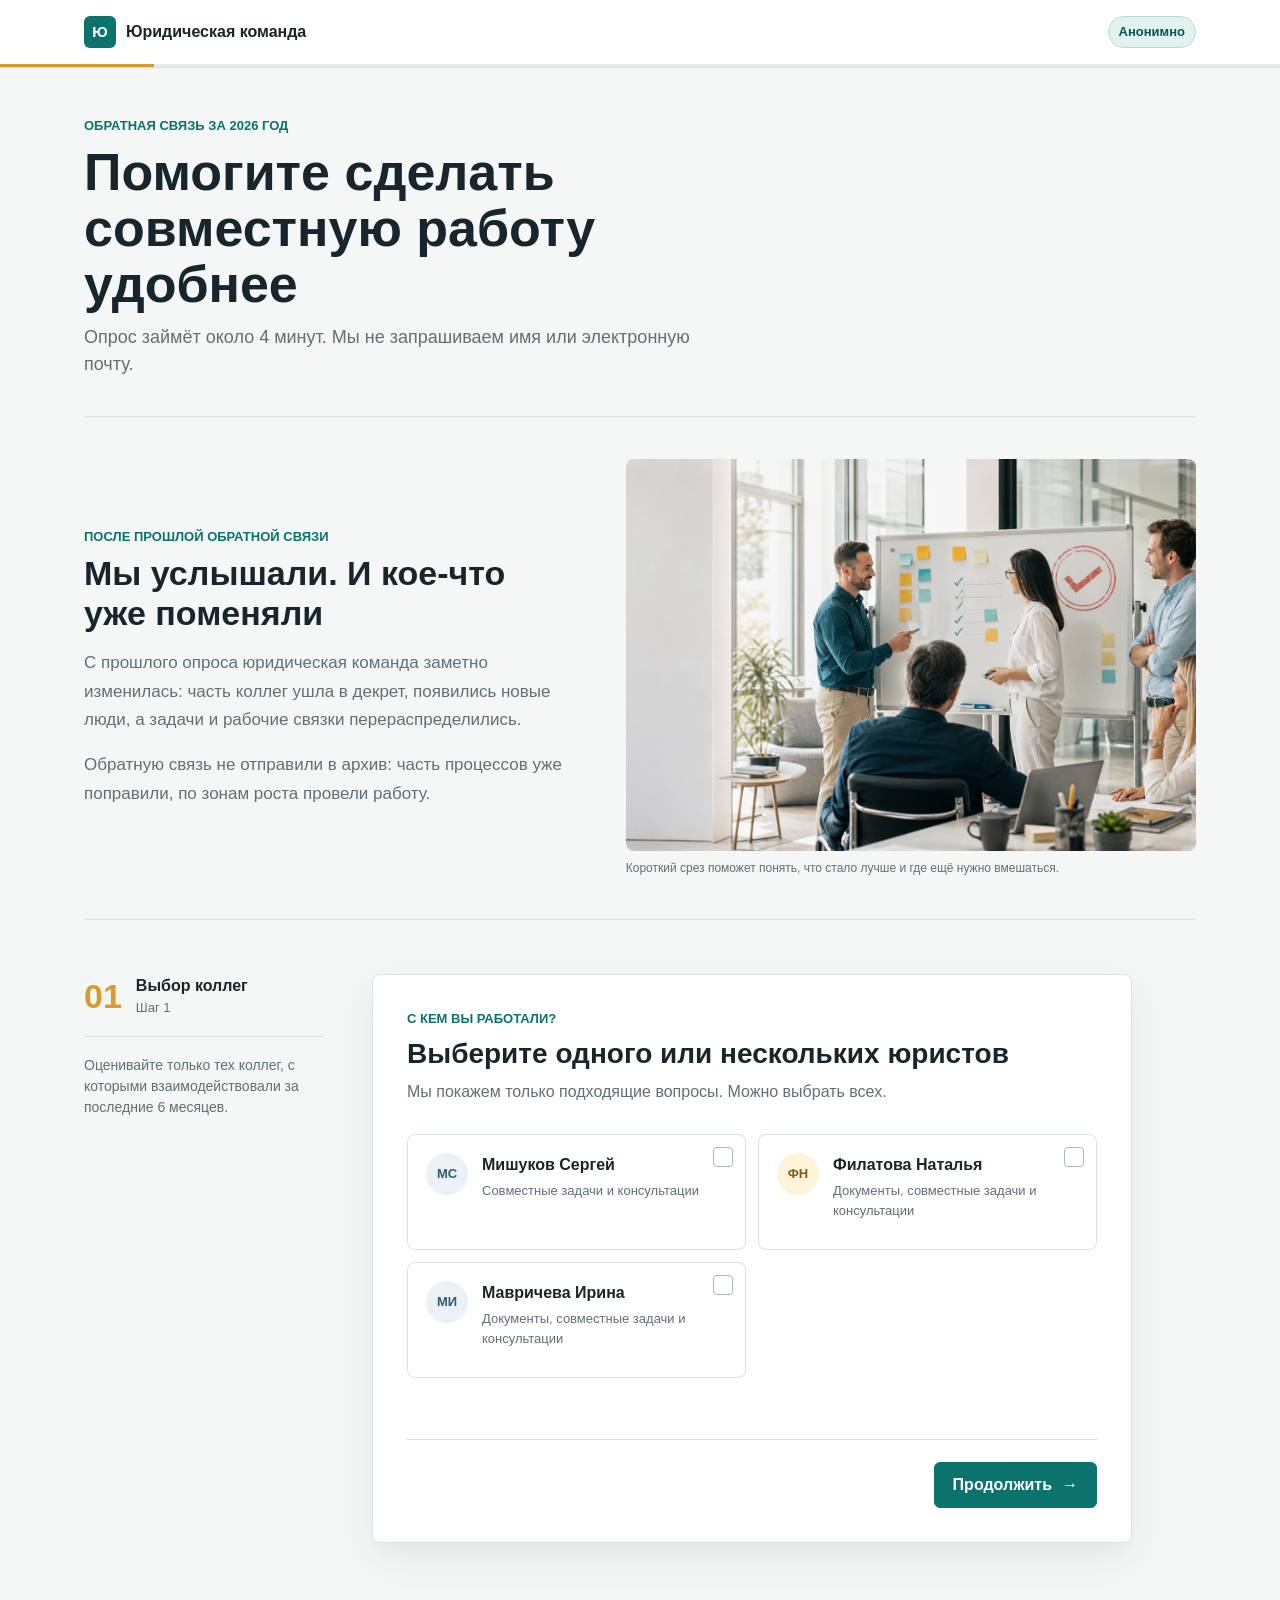
<file: index.html>
<!doctype html>
<html lang="ru">
<head>
  <meta charset="utf-8">
  <meta name="viewport" content="width=device-width, initial-scale=1">
  <meta name="color-scheme" content="light">
  <meta name="theme-color" content="#0b736b">
  <title>Обратная связь по работе юридической команды</title>
  <meta name="description" content="Анонимная обратная связь по работе юридической команды">
  <link rel="stylesheet" href="styles.css?v=20260723-06fc130">
</head>
<body>
  <header class="topbar">
    <div class="topbar__inner">
      <a class="brand" href="#" aria-label="В начало опроса">
        <span class="brand__mark" aria-hidden="true">Ю</span>
        <span>Юридическая команда</span>
      </a>
      <span class="privacy-badge">Анонимно</span>
    </div>
    <div class="progress" aria-label="Прогресс заполнения">
      <div class="progress__bar" id="progress-bar"></div>
    </div>
  </header>

  <main class="shell">
    <section class="intro" aria-labelledby="page-title">
      <p class="eyebrow">Обратная связь за 2026 год</p>
      <h1 id="page-title">Помогите сделать совместную работу удобнее</h1>
      <p>Опрос займёт около 4 минут. Мы не запрашиваем имя или электронную почту.</p>
    </section>


    <section class="after-feedback" aria-labelledby="after-feedback-title">
      <div class="after-feedback__copy">
        <p class="eyebrow">После прошлой обратной связи</p>
        <h2 id="after-feedback-title">Мы услышали. И кое-что уже поменяли</h2>
        <p class="after-feedback__lead">С прошлого опроса юридическая команда заметно изменилась: часть коллег ушла в декрет, появились новые люди, а задачи и рабочие связки перераспределились.</p>
        <p class="after-feedback__lead">Обратную связь не отправили в архив: часть процессов уже поправили, по зонам роста провели работу.</p>
      </div>

      <figure class="after-feedback__media">
        <img src="[data-uri]" alt="Команда обсуждает выполненные улучшения у доски с отметками">
        <figcaption>Короткий срез поможет понять, что стало лучше и где ещё нужно вмешаться.</figcaption>
      </figure>
    </section>

    <div class="survey-layout">
      <aside class="survey-meta" aria-label="Информация об опросе">
        <div class="meta-item">
          <span class="meta-item__number" id="step-number">01</span>
          <div>
            <strong id="step-label">Выбор коллег</strong>
            <span id="step-count">Шаг 1</span>
          </div>
        </div>
        <p class="meta-note">Оценивайте только тех коллег, с которыми взаимодействовали за последние 6 месяцев.</p>
      </aside>

      <form id="survey-form" class="survey" novalidate>
        <section class="step is-active" data-step="selection" aria-labelledby="selection-title">
          <div class="step-heading">
            <p class="step-heading__kicker">С кем вы работали?</p>
            <h2 id="selection-title">Выберите одного или нескольких юристов</h2>
            <p>Мы покажем только подходящие вопросы. Можно выбрать всех.</p>
          </div>

          <div class="people-grid" id="people-grid"></div>
          <p class="field-error" id="selection-error" role="alert"></p>

          <div class="actions actions--end">
            <button class="button button--primary" type="button" id="start-button">
              Продолжить
              <span aria-hidden="true">→</span>
            </button>
          </div>
        </section>

        <section class="step" data-step="person" aria-live="polite"></section>

        <section class="step" data-step="final" aria-labelledby="final-title">
          <div class="step-heading">
            <p class="step-heading__kicker">Общий опыт</p>
            <h2 id="final-title">Осталось немного</h2>
            <p>Расскажите о сложностях, которые важно учесть в дальнейшей работе.</p>
          </div>

          <fieldset class="field-group">
            <legend>Возникали ли сложности во взаимодействии?</legend>
            <div class="choice-row">
              <label class="choice-pill">
                <input type="radio" name="had-difficulty" value="Нет" required>
                <span>Нет</span>
              </label>
              <label class="choice-pill">
                <input type="radio" name="had-difficulty" value="Да">
                <span>Да, была сложность</span>
              </label>
            </div>
          </fieldset>

          <div class="field is-hidden" id="difficulty-details-wrap">
            <label for="difficulty-details">Опишите ситуацию и что помогло бы её решить <span class="required">*</span></label>
            <textarea id="difficulty-details" rows="5" placeholder="Без персональных данных: ситуация, её влияние и желаемый результат"></textarea>
            <p class="field-error" data-error-for="difficulty-details" role="alert"></p>
          </div>

          <div class="field">
            <label for="team-wish">Что ещё юридическая команда могла бы улучшить?</label>
            <textarea id="team-wish" rows="4" placeholder="Необязательно"></textarea>
          </div>

          <div class="notice">
            <strong>Перед отправкой</strong>
            <p>Пожалуйста, не указывайте в комментариях данные клиентов, номера договоров и другую конфиденциальную информацию.</p>
          </div>

          <p class="field-error" id="final-error" role="alert"></p>
          <div class="actions">
            <button class="button button--secondary" type="button" data-action="back">Назад</button>
            <button class="button button--primary" type="submit" id="submit-button">
              <span class="button__label">Отправить ответ</span>
              <span class="button__spinner" aria-hidden="true"></span>
            </button>
          </div>
        </section>

        <section class="step success" data-step="success" aria-labelledby="success-title">
          <div class="success__mark" aria-hidden="true">✓</div>
          <p class="step-heading__kicker">Ответ записан</p>
          <h2 id="success-title">Спасибо за обратную связь</h2>
          <p>Результаты будут анализироваться в обобщённом виде вместе с ответами других коллег.</p>
        </section>
      </form>
    </div>
  </main>

  <form id="google-form" action="https://docs.google.com/forms/d/e/1FAIpQLSdIA1RWvDB-7b70IXJwXFzB1P9AaXheVucf6QjuckvnN6t9wQ/formResponse" method="post" target="submit-frame" hidden></form>
  <iframe name="submit-frame" id="submit-frame" title="Отправка ответа" hidden></iframe>

  <script src="app.js?v=20260723-google-fields"></script>
</body>
</html>
</file>
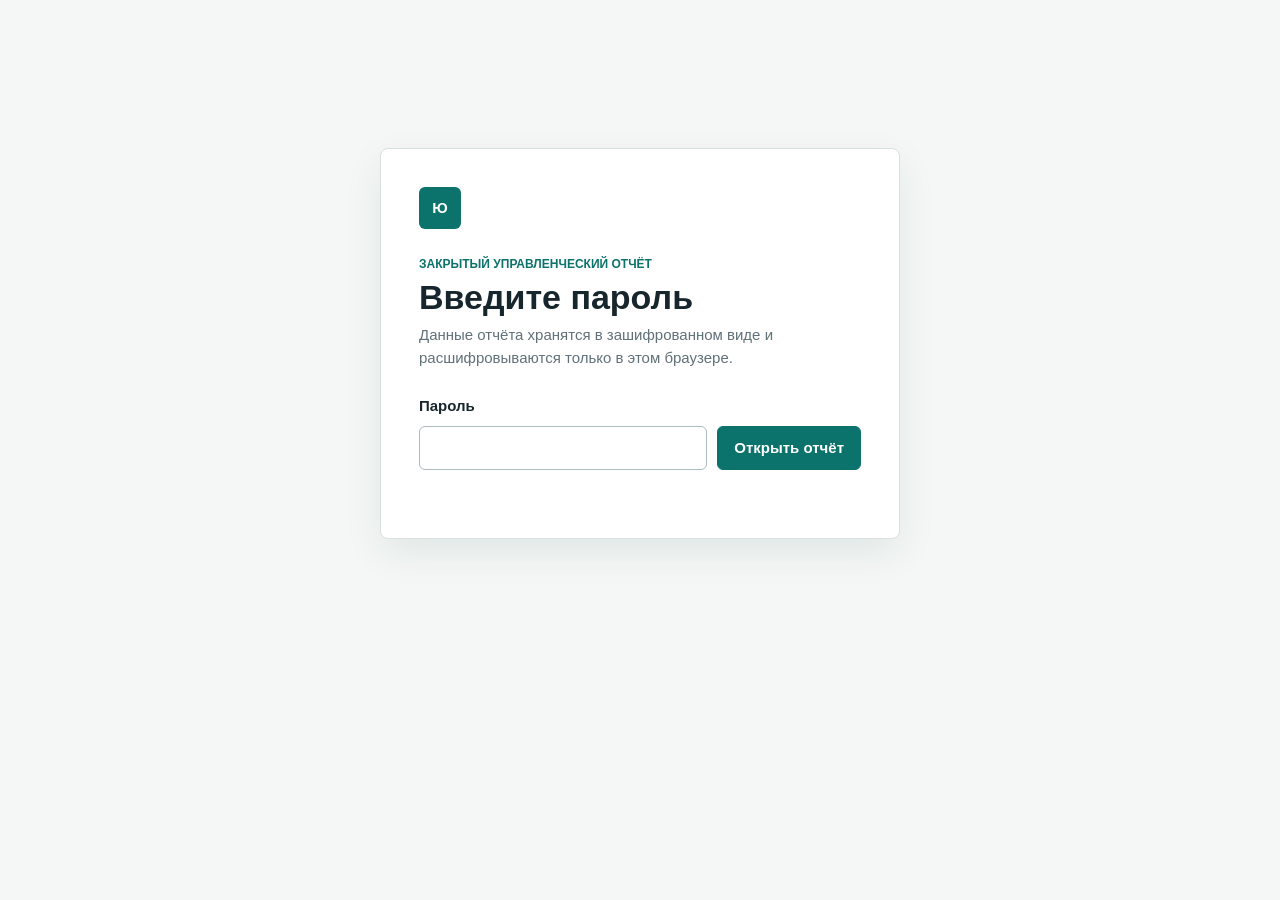
<file: report/index.html>
<!doctype html>
<html lang="ru">
<head>
  <meta charset="utf-8">
  <meta name="viewport" content="width=device-width, initial-scale=1">
  <meta http-equiv="Cache-Control" content="no-cache, no-store, must-revalidate">
  <meta http-equiv="Pragma" content="no-cache">
  <meta http-equiv="Expires" content="0">
  <meta name="color-scheme" content="light">
  <meta name="theme-color" content="#0b736b">
  <title>Управленческий отчёт юридической команды</title>
  <meta name="robots" content="noindex, nofollow, noarchive">
  <link rel="stylesheet" href="styles.css?v=20260715-1133">
</head>
<body>
  <main>
    <section class="unlock" id="unlock-view" aria-labelledby="unlock-title">
      <div class="unlock__mark" aria-hidden="true">Ю</div>
      <p class="eyebrow">Закрытый управленческий отчёт</p>
      <h1 id="unlock-title">Введите пароль</h1>
      <p class="unlock__copy">Данные отчёта хранятся в зашифрованном виде и расшифровываются только в этом браузере.</p>
      <form id="unlock-form">
        <label for="password">Пароль</label>
        <div class="unlock__row">
          <input id="password" name="password" type="password" autocomplete="current-password" required>
          <button type="submit">Открыть отчёт</button>
        </div>
        <p class="error" id="unlock-error" role="alert"></p>
      </form>
    </section>

    <section class="report is-hidden" id="report-view" aria-live="polite">
      <header class="report-header">
        <div>
          <p class="eyebrow">Юридическая команда</p>
          <h1>Управленческий отчёт</h1>
          <p class="report-header__meta" id="report-meta"></p>
        </div>
        <div class="report-header__actions">
          <button class="button button--secondary" type="button" id="refresh-button">Проверить обновления</button>
          <button class="button button--ghost" type="button" id="lock-button">Закрыть</button>
        </div>
      </header>

      <div class="status-line">
        <span id="update-status">Данные загружены</span>
        <span id="updated-at"></span>
      </div>

      <section class="report-section" aria-labelledby="summary-title">
        <div class="section-number">01</div>
        <div class="section-content">
          <div class="section-heading">
            <div>
              <p class="eyebrow">Управленческое резюме</p>
              <h2 id="summary-title">Картина периода</h2>
            </div>
            <span class="confidence confidence--low" id="overall-confidence"></span>
          </div>
          <div class="summary-grid" id="summary-grid"></div>
          <p class="management-note" id="management-note"></p>
        </div>
      </section>

      <section class="report-section" aria-labelledby="scores-title">
        <div class="section-number">02</div>
        <div class="section-content">
          <div class="section-heading">
            <div>
              <p class="eyebrow">Оценки</p>
              <h2 id="scores-title">По юристам и функциям</h2>
            </div>
            <span class="scale-note">Шкала 1–10</span>
          </div>
          <div class="score-table" id="score-table"></div>
        </div>
      </section>

      <section class="report-section" aria-labelledby="insights-title">
        <div class="section-number">03</div>
        <div class="section-content">
          <div class="section-heading">
            <div>
              <p class="eyebrow">Подтверждённость</p>
              <h2 id="insights-title">Инсайты и сигналы</h2>
            </div>
          </div>
          <div class="insights" id="insights"></div>
          <div class="quality-note" id="quality-note"></div>
        </div>
      </section>

      <section class="report-section" aria-labelledby="actions-title">
        <div class="section-number">04</div>
        <div class="section-content">
          <div class="section-heading">
            <div>
              <p class="eyebrow">Управленческий фокус</p>
              <h2 id="actions-title">Решения и контроль</h2>
            </div>
          </div>
          <div class="action-table-wrap">
            <table>
              <thead>
                <tr>
                  <th>Приоритет</th>
                  <th>Действие</th>
                  <th>Статус</th>
                  <th>Метрика результата</th>
                </tr>
              </thead>
              <tbody id="actions-body"></tbody>
            </table>
          </div>
        </div>
      </section>
    </section>
  </main>
  <script src="app.js?v=20260724-answers26"></script>
</body>
</html>
</file>
<file: styles.css>
:root {
  --ink: #17252c;
  --muted: #607078;
  --line: #d8e0e2;
  --surface: #ffffff;
  --canvas: #f4f7f6;
  --teal: #0b736b;
  --teal-dark: #07564f;
  --teal-soft: #e4f2ef;
  --amber: #d99b2b;
  --amber-soft: #fff4d9;
  --blue-soft: #eaf1f7;
  --danger: #b33a3a;
  --shadow: 0 14px 38px rgba(18, 46, 49, 0.08);
  font-family: Inter, "Segoe UI", Arial, sans-serif;
  color: var(--ink);
  background: var(--canvas);
}

* { box-sizing: border-box; }

html { scroll-behavior: smooth; }

body {
  margin: 0;
  min-width: 320px;
  background: var(--canvas);
  color: var(--ink);
  font-size: 16px;
  line-height: 1.5;
}

button, textarea, input { font: inherit; }

button { letter-spacing: 0; }

.topbar {
  position: sticky;
  top: 0;
  z-index: 20;
  background: rgba(255, 255, 255, 0.96);
  border-bottom: 1px solid var(--line);
}

.topbar__inner {
  max-width: 1160px;
  height: 64px;
  margin: 0 auto;
  padding: 0 24px;
  display: flex;
  align-items: center;
  justify-content: space-between;
  gap: 16px;
}

.brand {
  display: inline-flex;
  align-items: center;
  gap: 10px;
  color: var(--ink);
  font-weight: 700;
  text-decoration: none;
}

.brand__mark {
  width: 32px;
  height: 32px;
  display: grid;
  place-items: center;
  border-radius: 6px;
  background: var(--teal);
  color: #fff;
  font-size: 15px;
}

.privacy-badge {
  padding: 5px 10px;
  border: 1px solid #b8d7d2;
  border-radius: 999px;
  color: var(--teal-dark);
  background: var(--teal-soft);
  font-size: 13px;
  font-weight: 700;
}

.progress { height: 3px; background: #e8edee; }

.progress__bar {
  width: 12%;
  height: 100%;
  background: var(--amber);
  transition: width 220ms ease;
}

.shell {
  max-width: 1160px;
  margin: 0 auto;
  padding: 48px 24px 80px;
}

.intro {
  max-width: 760px;
  margin-bottom: 38px;
}

.eyebrow, .step-heading__kicker {
  margin: 0 0 8px;
  color: var(--teal);
  font-size: 13px;
  font-weight: 800;
  text-transform: uppercase;
}

h1, h2, p { margin-top: 0; }

h1 {
  max-width: 720px;
  margin-bottom: 12px;
  font-size: clamp(32px, 5vw, 52px);
  line-height: 1.08;
  letter-spacing: 0;
}

.intro > p:last-child {
  max-width: 620px;
  margin-bottom: 0;
  color: var(--muted);
  font-size: 18px;
}

.after-feedback {
  display: grid;
  grid-template-columns: minmax(360px, 0.92fr) minmax(420px, 1.08fr);
  gap: 56px;
  margin: 0 0 54px;
  padding: 42px 0;
  border-top: 1px solid var(--line);
  border-bottom: 1px solid var(--line);
  align-items: center;
}

.after-feedback h2 {
  max-width: 640px;
  margin-bottom: 16px;
  font-size: 34px;
  line-height: 1.15;
  letter-spacing: 0;
}

.after-feedback__lead {
  max-width: 660px;
  margin-bottom: 16px;
  color: var(--muted);
  font-size: 17px;
  line-height: 1.7;
}

.after-feedback__lead + .after-feedback__lead {
  margin-top: 0;
}

.after-feedback__lead:last-child {
  margin-bottom: 0;
}


.after-feedback__media {
  margin: 0;
}

.after-feedback__media img {
  width: 100%;
  aspect-ratio: 16 / 11;
  display: block;
  object-fit: cover;
  object-position: 68% center;
  border-radius: 8px;
}

.after-feedback__media figcaption {
  margin-top: 8px;
  color: var(--muted);
  font-size: 12px;
}

.survey-layout {
  display: grid;
  grid-template-columns: minmax(180px, 240px) minmax(0, 760px);
  gap: 48px;
  align-items: start;
}

.survey-meta { position: sticky; top: 96px; }

.meta-item {
  display: flex;
  align-items: center;
  gap: 14px;
  padding-bottom: 18px;
  border-bottom: 1px solid var(--line);
}

.meta-item__number {
  color: var(--amber);
  font-size: 34px;
  font-weight: 800;
  line-height: 1;
}

.meta-item strong, .meta-item span { display: block; }

.meta-item div > span { color: var(--muted); font-size: 13px; }

.meta-note { margin: 18px 0 0; color: var(--muted); font-size: 14px; }

.survey {
  min-height: 560px;
  padding: 34px;
  border: 1px solid var(--line);
  border-radius: 8px;
  background: var(--surface);
  box-shadow: var(--shadow);
}

.step { display: none; }
.step.is-active { display: block; }

.step-heading { margin-bottom: 30px; }

.step-heading h2, .success h2 {
  margin-bottom: 10px;
  font-size: 28px;
  line-height: 1.2;
  letter-spacing: 0;
}

.step-heading > p:last-child, .success > p:last-child { margin-bottom: 0; color: var(--muted); }

.people-grid {
  display: grid;
  grid-template-columns: repeat(2, minmax(0, 1fr));
  gap: 12px;
}

.person-choice {
  position: relative;
  display: flex;
  min-height: 116px;
  padding: 18px;
  gap: 14px;
  align-items: flex-start;
  border: 1px solid var(--line);
  border-radius: 8px;
  background: #fff;
  cursor: pointer;
  transition: border-color 160ms ease, background 160ms ease, box-shadow 160ms ease;
}

.person-choice:hover { border-color: #91b8b3; }

.person-choice:has(input:focus-visible) { outline: 3px solid rgba(11, 115, 107, 0.2); outline-offset: 2px; }

.person-choice:has(input:checked) {
  border-color: var(--teal);
  background: var(--teal-soft);
  box-shadow: inset 0 0 0 1px var(--teal);
}

.person-choice input {
  position: absolute;
  opacity: 0;
  pointer-events: none;
}

.avatar {
  flex: 0 0 42px;
  width: 42px;
  height: 42px;
  display: grid;
  place-items: center;
  border-radius: 50%;
  background: var(--blue-soft);
  color: #315a75;
  font-size: 13px;
  font-weight: 800;
}

.person-choice:nth-child(2n) .avatar { background: var(--amber-soft); color: #845d13; }

.person-choice__copy { min-width: 0; }
.person-choice__copy strong { display: block; margin-bottom: 4px; }
.person-choice__copy span { display: block; color: var(--muted); font-size: 13px; }

.person-choice__check {
  position: absolute;
  top: 12px;
  right: 12px;
  width: 20px;
  height: 20px;
  display: grid;
  place-items: center;
  border: 1px solid #aab7bc;
  border-radius: 4px;
  color: transparent;
  background: #fff;
  font-size: 13px;
  font-weight: 900;
}

.person-choice:has(input:checked) .person-choice__check { border-color: var(--teal); background: var(--teal); color: #fff; }

.person-summary {
  display: flex;
  align-items: center;
  gap: 14px;
  margin: -6px 0 28px;
  padding: 14px 16px;
  border-left: 3px solid var(--amber);
  background: var(--amber-soft);
}

.person-summary strong, .person-summary span { display: block; }
.person-summary span { color: #6f6042; font-size: 13px; }

.metric { margin-bottom: 28px; }

.metric__title {
  display: grid;
  gap: 4px;
  margin-bottom: 10px;
  font-weight: 700;
}

.metric__title span {
  color: var(--muted);
  font-size: 13px;
  font-weight: 500;
  line-height: 1.35;
}

.rating {
  display: grid;
  grid-template-columns: repeat(10, minmax(36px, 1fr));
  gap: 5px;
}

.rating label { position: relative; }
.rating input { position: absolute; opacity: 0; }

.rating span {
  height: 42px;
  display: grid;
  place-items: center;
  border: 1px solid var(--line);
  border-radius: 6px;
  background: #fff;
  cursor: pointer;
  font-weight: 700;
  transition: background 140ms ease, border-color 140ms ease, color 140ms ease;
}

.rating label:hover span { border-color: #87aaa6; }
.rating input:focus-visible + span { outline: 3px solid rgba(11, 115, 107, 0.2); outline-offset: 2px; }
.rating input:checked + span { border-color: var(--teal); background: var(--teal); color: #fff; }

.rating-scale {
  display: flex;
  justify-content: space-between;
  margin-top: 7px;
  color: var(--muted);
  font-size: 12px;
}

.field { margin-top: 24px; }
.field.is-hidden { display: none; }

.field label, .field-group legend {
  display: block;
  margin-bottom: 9px;
  font-weight: 700;
}

.required { color: var(--danger); }

textarea {
  width: 100%;
  min-height: 96px;
  padding: 13px 14px;
  resize: vertical;
  border: 1px solid #b8c4c8;
  border-radius: 6px;
  color: var(--ink);
  background: #fff;
}

textarea:focus { outline: 3px solid rgba(11, 115, 107, 0.16); border-color: var(--teal); }
textarea[aria-invalid="true"] { border-color: var(--danger); }

.field-group { margin: 0; padding: 0; border: 0; }

.choice-row { display: flex; flex-wrap: wrap; gap: 10px; }
.choice-pill { position: relative; }
.choice-pill input { position: absolute; opacity: 0; }
.choice-pill span {
  display: block;
  padding: 10px 15px;
  border: 1px solid var(--line);
  border-radius: 6px;
  cursor: pointer;
  background: #fff;
}
.choice-pill input:checked + span { border-color: var(--teal); background: var(--teal-soft); color: var(--teal-dark); font-weight: 700; }
.choice-pill input:focus-visible + span { outline: 3px solid rgba(11, 115, 107, 0.2); outline-offset: 2px; }

.notice {
  margin-top: 26px;
  padding: 14px 16px;
  border-left: 3px solid #5e86a0;
  background: var(--blue-soft);
  color: #344f60;
}
.notice strong { display: block; margin-bottom: 2px; }
.notice p { margin-bottom: 0; font-size: 14px; }

.field-error { min-height: 21px; margin: 8px 0 0; color: var(--danger); font-size: 13px; }

.actions {
  display: flex;
  justify-content: space-between;
  gap: 12px;
  margin-top: 32px;
  padding-top: 22px;
  border-top: 1px solid var(--line);
}

.actions--end { justify-content: flex-end; }

.button {
  min-height: 44px;
  padding: 10px 18px;
  display: inline-flex;
  align-items: center;
  justify-content: center;
  gap: 10px;
  border-radius: 6px;
  cursor: pointer;
  font-weight: 750;
}

.button:focus-visible { outline: 3px solid rgba(11, 115, 107, 0.25); outline-offset: 2px; }
.button:disabled { cursor: wait; opacity: 0.7; }
.button--primary { border: 1px solid var(--teal); background: var(--teal); color: #fff; }
.button--primary:hover:not(:disabled) { border-color: var(--teal-dark); background: var(--teal-dark); }
.button--secondary { border: 1px solid #aebbbf; background: #fff; color: var(--ink); }
.button--secondary:hover { background: #f3f6f6; }

.button__spinner {
  display: none;
  width: 16px;
  height: 16px;
  border: 2px solid rgba(255,255,255,0.45);
  border-top-color: #fff;
  border-radius: 50%;
  animation: spin 700ms linear infinite;
}
.button.is-loading .button__spinner { display: block; }

.success { padding: 54px 10px; text-align: center; }
.success__mark {
  width: 58px;
  height: 58px;
  margin: 0 auto 20px;
  display: grid;
  place-items: center;
  border-radius: 50%;
  background: var(--teal-soft);
  color: var(--teal);
  font-size: 30px;
  font-weight: 800;
}

@keyframes spin { to { transform: rotate(360deg); } }

@media (max-width: 820px) {
  .shell { padding-top: 34px; }
  .after-feedback { grid-template-columns: 1fr; gap: 24px; }
  .after-feedback__media { order: -1; }
  .after-feedback__media img { aspect-ratio: 16 / 9; }
  .survey-layout { grid-template-columns: 1fr; gap: 18px; }
  .survey-meta { position: static; }
  .meta-note { display: none; }
  .survey { min-height: auto; }
}

@media (max-width: 620px) {
  .topbar__inner { padding: 0 16px; }
  .brand > span:last-child { display: none; }
  .shell { padding: 28px 14px 52px; }
  h1 { font-size: 34px; }
  .intro > p:last-child { font-size: 16px; }
  .after-feedback { margin-bottom: 38px; padding: 24px 0; }
  .after-feedback h2 { font-size: 26px; }
  .after-feedback__lead + .after-feedback__lead {
  margin-top: 0;
}

  .after-feedback__media img { aspect-ratio: 4 / 3; }
  .people-grid { grid-template-columns: 1fr; }
  .survey { padding: 24px 16px; }
  .rating { grid-template-columns: repeat(5, 1fr); }
  .metric__title { display: grid; }
  .metric__title span { display: block; margin-top: 0; }
  .actions { flex-wrap: wrap; }
  .actions .button { flex: 1 1 130px; }
}

@media (prefers-reduced-motion: reduce) {
  *, *::before, *::after { scroll-behavior: auto !important; animation-duration: 0.01ms !important; transition-duration: 0.01ms !important; }
}
</file>
<file: report/styles.css>
:root {
  --ink: #17252c;
  --muted: #617179;
  --line: #d8e0e2;
  --surface: #ffffff;
  --canvas: #f4f7f6;
  --teal: #0b736b;
  --teal-dark: #07564f;
  --teal-soft: #e4f2ef;
  --amber: #d99b2b;
  --amber-soft: #fff4d9;
  --blue: #43789a;
  --blue-soft: #eaf1f7;
  --danger: #a33d3d;
  --danger-soft: #f8eaea;
  --shadow: 0 14px 38px rgba(18, 46, 49, 0.08);
  font-family: Inter, "Segoe UI", Arial, sans-serif;
  color: var(--ink);
  background: var(--canvas);
}

* { box-sizing: border-box; }

body {
  margin: 0;
  min-width: 320px;
  color: var(--ink);
  background: var(--canvas);
  font-size: 15px;
  line-height: 1.5;
}

button, input { font: inherit; letter-spacing: 0; }

button { cursor: pointer; }

main {
  max-width: 1180px;
  margin: 0 auto;
  padding: 40px 24px 72px;
}

h1, h2, h3, p { margin-top: 0; }

h1, h2, h3 { letter-spacing: 0; }

.is-hidden { display: none !important; }

.eyebrow {
  margin-bottom: 6px;
  color: var(--teal);
  font-size: 12px;
  font-weight: 800;
  text-transform: uppercase;
}

.unlock {
  max-width: 520px;
  margin: 12vh auto 0;
  padding: 38px;
  border: 1px solid var(--line);
  border-radius: 8px;
  background: var(--surface);
  box-shadow: var(--shadow);
}

.unlock__mark {
  width: 42px;
  height: 42px;
  margin-bottom: 26px;
  display: grid;
  place-items: center;
  border-radius: 6px;
  color: #fff;
  background: var(--teal);
  font-weight: 800;
}

.unlock h1 {
  margin-bottom: 8px;
  font-size: 34px;
  line-height: 1.1;
}

.unlock__copy {
  margin-bottom: 26px;
  color: var(--muted);
}

.unlock label {
  display: block;
  margin-bottom: 8px;
  font-weight: 700;
}

.unlock__row {
  display: grid;
  grid-template-columns: minmax(0, 1fr) auto;
  gap: 10px;
}

.unlock input {
  width: 100%;
  min-height: 44px;
  padding: 9px 12px;
  border: 1px solid #aebbc0;
  border-radius: 6px;
  color: var(--ink);
  background: #fff;
}

.unlock input:focus {
  outline: 3px solid rgba(11, 115, 107, 0.18);
  border-color: var(--teal);
}

.unlock button, .button {
  min-height: 44px;
  padding: 9px 16px;
  border-radius: 6px;
  font-weight: 700;
}

.unlock button {
  border: 1px solid var(--teal);
  color: #fff;
  background: var(--teal);
}

.error {
  min-height: 22px;
  margin: 8px 0 0;
  color: var(--danger);
  font-size: 13px;
}

.report-header {
  display: flex;
  justify-content: space-between;
  gap: 24px;
  align-items: flex-start;
  margin-bottom: 24px;
}

.report-header h1 {
  margin-bottom: 8px;
  font-size: 42px;
  line-height: 1.08;
}

.report-header__meta {
  margin-bottom: 0;
  color: var(--muted);
}

.report-header__actions {
  display: flex;
  gap: 8px;
  flex-wrap: wrap;
  justify-content: flex-end;
}

.button--secondary {
  border: 1px solid var(--teal);
  color: var(--teal-dark);
  background: var(--teal-soft);
}

.button--ghost {
  border: 1px solid #aebbc0;
  color: var(--ink);
  background: #fff;
}

.status-line {
  display: flex;
  justify-content: space-between;
  gap: 16px;
  margin-bottom: 8px;
  padding: 10px 0;
  border-top: 1px solid var(--line);
  color: var(--muted);
  font-size: 13px;
}

.report-section {
  display: grid;
  grid-template-columns: 68px minmax(0, 1fr);
  gap: 20px;
  padding: 34px 0;
  border-top: 1px solid var(--line);
}

.section-number {
  color: var(--amber);
  font-size: 28px;
  font-weight: 800;
  line-height: 1;
}

.section-content { min-width: 0; }

.section-heading {
  display: flex;
  justify-content: space-between;
  gap: 18px;
  align-items: flex-start;
  margin-bottom: 22px;
}

.section-heading h2 {
  margin-bottom: 0;
  font-size: 28px;
  line-height: 1.15;
}

.confidence {
  display: inline-flex;
  padding: 5px 9px;
  border-radius: 999px;
  font-size: 12px;
  font-weight: 800;
  white-space: nowrap;
}

.confidence--high { color: var(--teal-dark); background: var(--teal-soft); }
.confidence--medium { color: #6d5315; background: var(--amber-soft); }
.confidence--low { color: var(--danger); background: var(--danger-soft); }

.scale-note { color: var(--muted); font-size: 13px; }

.summary-grid {
  display: grid;
  grid-template-columns: repeat(4, minmax(0, 1fr));
  gap: 12px;
}

.summary-item {
  min-width: 0;
  padding: 18px;
  border: 1px solid var(--line);
  border-radius: 7px;
  background: var(--surface);
}

.summary-item span { display: block; color: var(--muted); font-size: 12px; }
.summary-item strong { display: block; margin-top: 5px; font-size: 26px; line-height: 1.1; }

.management-note {
  margin: 18px 0 0;
  padding-left: 14px;
  border-left: 3px solid var(--amber);
  color: #554b36;
}

.score-table { display: grid; gap: 24px; }

.lawyer-score {
  display: grid;
  grid-template-columns: minmax(150px, 0.75fr) minmax(320px, 2fr) 54px;
  gap: 20px;
  align-items: center;
}

.lawyer-score__name strong, .lawyer-score__name span { display: block; }
.lawyer-score__name span { color: var(--muted); font-size: 12px; }
.lawyer-score__average { text-align: right; font-size: 24px; font-weight: 800; }
.lawyer-score__metrics { display: grid; gap: 8px; }

.metric-row {
  display: grid;
  grid-template-columns: 108px minmax(100px, 1fr) 28px;
  gap: 9px;
  align-items: center;
}

.metric-row__label { color: var(--muted); font-size: 12px; }
.metric-row__track { height: 10px; overflow: hidden; border-radius: 3px; background: #e7ecec; }
.metric-row__bar { display: block; height: 100%; border-radius: 3px; background: var(--teal); }
.metric-row__bar.is-attention { background: var(--amber); }
.metric-row__value { text-align: right; font-weight: 700; }

.insights { display: grid; gap: 0; }

.insight {
  display: grid;
  grid-template-columns: minmax(180px, 0.8fr) minmax(260px, 1.4fr) minmax(230px, 1fr);
  gap: 22px;
  padding: 20px 0;
  border-top: 1px solid var(--line);
}

.insight:first-child { border-top: 0; padding-top: 0; }
.insight h3 { margin-bottom: 5px; font-size: 18px; }
.insight__person { color: var(--muted); font-size: 13px; }
.insight ul { margin: 0; padding-left: 18px; }
.insight__action { color: #344f60; }

.quality-note {
  margin-top: 18px;
  padding: 16px;
  border-left: 3px solid var(--blue);
  color: #344f60;
  background: var(--blue-soft);
}

.quality-note strong { display: block; margin-bottom: 4px; }
.quality-note ul { margin: 0; padding-left: 18px; }

.action-table-wrap { overflow-x: auto; }

table { width: 100%; border-collapse: collapse; background: var(--surface); }
th, td { padding: 13px 12px; border-bottom: 1px solid var(--line); text-align: left; vertical-align: top; }
th { color: var(--muted); font-size: 12px; text-transform: uppercase; }
td:first-child { color: var(--amber); font-weight: 800; }

@media (max-width: 820px) {
  .summary-grid { grid-template-columns: repeat(2, minmax(0, 1fr)); }
  .insight { grid-template-columns: 1fr 1.4fr; }
  .insight__action { grid-column: 1 / -1; }
}

@media (max-width: 620px) {
  main { padding: 24px 14px 48px; }
  .unlock { margin-top: 5vh; padding: 26px 18px; }
  .unlock__row { grid-template-columns: 1fr; }
  .report-header { display: block; }
  .report-header h1 { font-size: 34px; }
  .report-header__actions { margin-top: 18px; justify-content: flex-start; }
  .report-section { grid-template-columns: 1fr; gap: 10px; padding: 26px 0; }
  .section-number { font-size: 20px; }
  .section-heading { display: block; }
  .section-heading .confidence, .scale-note { margin-top: 10px; }
  .summary-grid { grid-template-columns: 1fr 1fr; }
  .summary-item { padding: 14px; }
  .summary-item strong { font-size: 22px; }
  .lawyer-score { grid-template-columns: 1fr 48px; gap: 12px; }
  .lawyer-score__metrics { grid-column: 1 / -1; grid-row: 2; }
  .lawyer-score__average { grid-column: 2; grid-row: 1; }
  .metric-row { grid-template-columns: 92px minmax(80px, 1fr) 28px; }
  .insight { grid-template-columns: 1fr; gap: 12px; }
  .insight__action { grid-column: auto; }
}

@media (prefers-reduced-motion: reduce) {
  *, *::before, *::after { scroll-behavior: auto !important; transition-duration: 0.01ms !important; }
}
</file>
